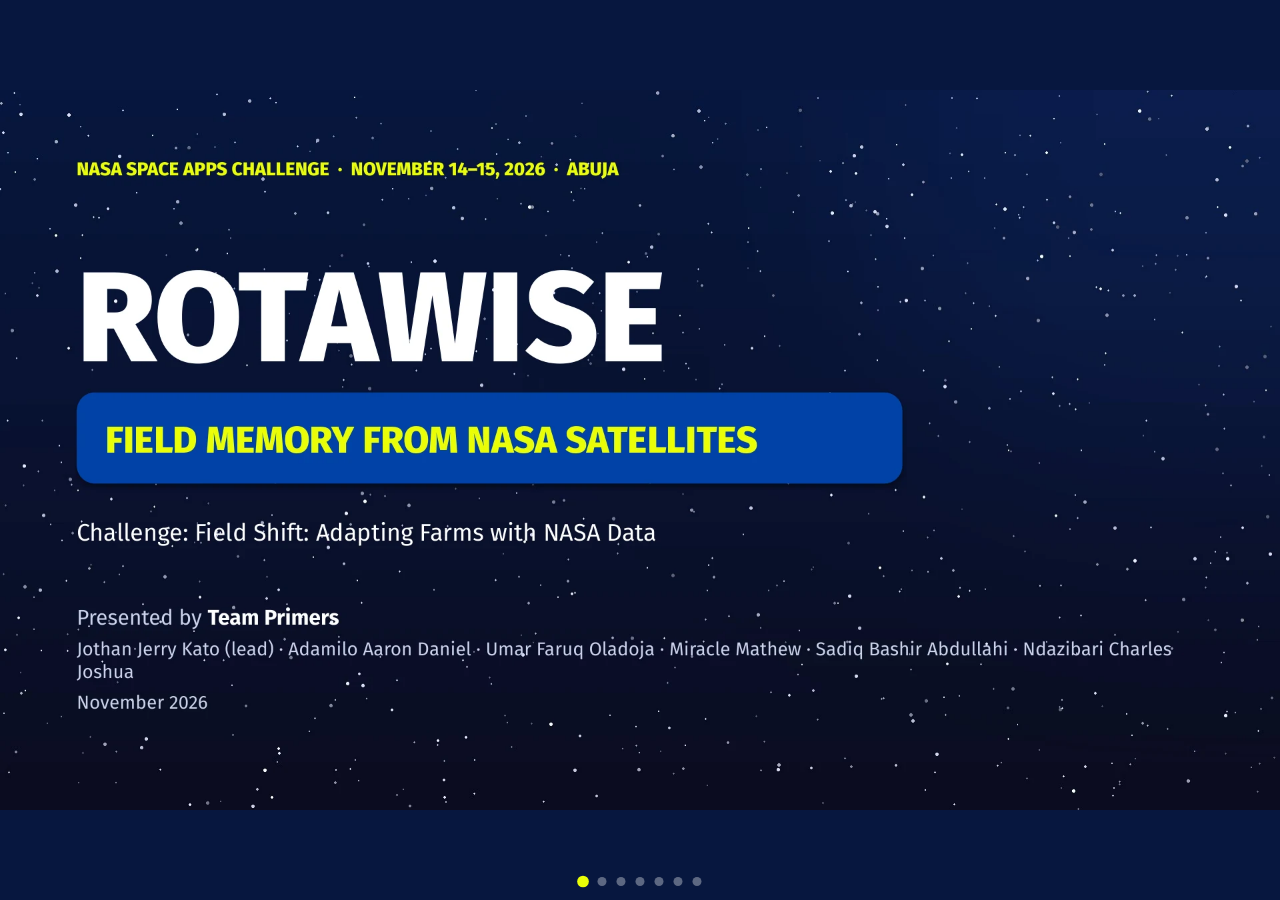
<file: deck/index.html>
<!DOCTYPE html>
<html lang="en">
<head>
<meta charset="UTF-8">
<meta name="viewport" content="width=device-width, initial-scale=1.0">
<title>Rotawise · NASA Space Apps 2026</title>
<meta name="description" content="Rotawise: field memory from NASA satellites. Crop rotation advice for Nigerian smallholder farms, on any phone. Team Primers, NASA Space Apps Challenge 2026, Abuja.">
<link rel="icon" href="favicon.svg" type="image/svg+xml">
<style>
html,body{margin:0;height:100%;background:#07173F;overflow:hidden;font-family:system-ui,sans-serif}
.stage{position:fixed;inset:0;display:flex;align-items:center;justify-content:center}
.slide{position:absolute;max-width:100vw;max-height:100vh;aspect-ratio:16/9;width:min(100vw,177.78vh);opacity:0;visibility:hidden;transition:opacity .35s}
.slide.active{opacity:1;visibility:visible}
.slide img{width:100%;height:100%;display:block}
nav{position:fixed;left:50%;bottom:14px;transform:translateX(-50%);display:flex;gap:10px;z-index:2}
nav button{width:9px;height:9px;padding:0;border:0;border-radius:50%;background:rgba(255,255,255,.35);cursor:pointer}
nav button.on{background:#EAFE07;transform:scale(1.3)}
.arrow{position:fixed;top:0;bottom:0;width:18vw;border:0;background:transparent;cursor:pointer;z-index:1}
.arrow.prev{left:0}.arrow.next{right:0}
.arrow:focus-visible{outline:2px solid #EAFE07}
@media print{html,body{overflow:visible;height:auto}.stage{position:static;display:block}.slide{position:relative;opacity:1;visibility:visible;width:100%;break-after:page}nav,.arrow{display:none}}
</style>
</head>
<body>
<main class="stage" id="stage">
<section class="slide active" aria-label="Slide 1 of 7"><img src="slides/1.webp" alt="NASA SPACE APPS CHALLENGE  ·  NOVEMBER 14–15, 2026  ·  ABUJA · ROTAWISE · FIELD MEMORY FROM NASA SATELLITES · Challenge: Field Shift: Adapting Farms with NASA Data · Presented by Team Primers Jothan Jerry Kato (lead) · Adamilo Aaron Daniel · Umar Faruq Oladoja · Miracle Mathew · Sadiq Bashir Abdullahi · Ndazibari Charles Joshua November 2026" width="1920" height="1080" fetchpriority=high></section>
<section class="slide" aria-label="Slide 2 of 7"><img src="slides/2.webp" alt="THE PROBLEM · SAME FIELD, SAME CROP, SEASON AFTER SEASON · 02 / 07 · Savanna smallholders plant maize on the same land year after year. The soil tires, Striga weed spreads and fertilizer keeps getting dearer. Extension advice is generic, agents are too few, and no one tells the farmer what to change on their own plot. · &lt;2 t/ha · Mean maize yield in the Guinea savanna · 70–100% · Crop losses farmers report from Striga · ₦50,000+ · One 50 kg bag of urea · Who it hurts most: smallholders on 0.5 to 2 hectares in the northern and middle belt savanna, most with a basic phone and no data. · Sources: Heliyon 2022 · Striga farmer surveys, northern Nigeria · market reports 2025–26" width="1920" height="1080" loading=lazy></section>
<section class="slide" aria-label="Slide 3 of 7"><img src="slides/3.webp" alt="KEY INSIGHT · OUR SOLUTION · SATELLITES ALREADY REMEMBER EVERY SEASON · 03 / 07 · Farmers rarely keep records, but NASA has watched each field every few days for years. Rotawise turns that memory into one rotation choice the farmer can act on. · 01 · Field memory · Each season since 2020 read as cereal like, legume like or bare, with a confidence score. · NASA HLS · 02 · Soil fatigue · A 0 to 100 score from the cereal run, the greenness trend and soil carbon, nitrogen and pH. · NASA HLS · SoilGrids · 03 · Climate test · Rain onset, dry spells and heat today, and rain and hot days projected for the 2040s. · NASA POWER · NEX-GDDP-CMIP6 · 04 · Rotation choice · The current rotation against four others, with reasons, evidence, naira, gaps and risks. · Nigerian field trials" width="1920" height="1080" loading=lazy></section>
<section class="slide" aria-label="Slide 4 of 7"><img src="slides/4.webp" alt="THE EXPERIENCE · ONE CLEAR ANSWER, ON ANY PHONE · 04 / 07 · BEFORE · Malam Musa in Zaria plans maize again, the fourth season in a row. · DURING · He dials the short code, picks Hausa and his farm, and gets the reply in seconds. · AFTER · His extension officer sees the same plan on the dashboard map and checks seed and soil phosphorus with him. · Farmer name is illustrative · live at rotawise-five.vercel.app · USSD  ·  ROTAWISE · Plant SOYBEAN next season, then maize. Saves 0.6-2.4 bags urea/ha (N30-N120k). Cuts Striga up to 76%. Confirm with your extension agent. · Live reply · Zaria pilot farm · urea ₦50,000/bag" width="1920" height="1080" loading=lazy></section>
<section class="slide" aria-label="Slide 5 of 7"><img src="slides/5.webp" alt="INCLUSIVE BY DESIGN · BUILT FOR THE FARMER MOST TOOLS LEAVE OUT · 05 / 07 · Who could be excluded | The barrier | What we designed differently | How we validate · Farmers with basic phones | No smartphone, no data | USSD on any phone, replies under 182 characters | Field test in five LGAs · Farmers who don&#x27;t read English | Language | Hausa and English now, Hausa voice next | Native speaker review of every message · Women and tenant farmers | No land papers or records | Plot history read from orbit, nothing to fill in | Pilot with women&#x27;s cooperatives · Farmers on tiny mixed plots | 30 m pixels can misread | A confidence score on every season; the farmer confirms | Test against labelled fields · Free to the farmer · no app download · no sign up" width="1920" height="1080" loading=lazy></section>
<section class="slide" aria-label="Slide 6 of 7"><img src="slides/6.webp" alt="IMPACT · FEASIBILITY · A LEGUME BREAK PAYS THE FARMER BACK · 06 / 07 · 2.4 bags · Urea saved per hectare when soybean comes before maize, about ₦120,000 · +68% · Maize yield after soybean vs continuous maize · −76% · Striga after two legume seasons · Upper values, northern Guinea savanna · NJSER 2008 · Yusuf et al. 2009 · Kureh et al. 2006 · REAL NASA DATA · 5 PILOT FARMS · Farm | Cereal run | Fatigue | Advice · Zaria | 3 | 52 | Maize → Soybean · Dawakin Tofa | 4 | 60 | Sorghum → Cowpea · Bida | mixed | 53 | Maize → Soybean · Bokkos | 4 | 57 | Maize → Soybean · Gwagwalada | 4 | 58 | Maize → Soybean · Success looks like · Farmers switching to a legume, urea bags saved, yield and Striga checked each season. · Feasible · Open NASA data, no hardware, already live. Partners: ADP extension services, cooperatives, a USSD aggregator. · Risks · Pixel limits on tiny plots, price swings, trust. Handled with confidence scores, editable prices and agent sign off." width="1920" height="1080" loading=lazy></section>
<section class="slide" aria-label="Slide 7 of 7"><img src="slides/7.webp" alt="PROTOTYPE · NEXT STEPS · THE ASK · WORKING TODAY ON REAL NASA DATA · 07 / 07 · Built and tested · Live dashboard, USSD in Hausa and English, open API. 1,824 satellite readings across five pilot farms. · Next · Check readings against labelled fields, pilot in five LGAs, add Hausa voice, Yoruba and Igbo. · The ask · Pilot access through state ADPs and cooperatives, labelled field data for testing, and a USSD short code partner. · Thank you  ·  rotawise-five.vercel.app  ·  github.com/Jothankato05/Rotawise" width="1920" height="1080" loading=lazy></section>
</main>
<button class="arrow prev" aria-label="Previous slide"></button><button class="arrow next" aria-label="Next slide"></button>
<nav id="dots" aria-label="Slides"></nav>
<script>
const slides=[...document.querySelectorAll('.slide')],dots=document.getElementById('dots');let i=0;
slides.forEach((_,n)=>{const b=document.createElement('button');b.setAttribute('aria-label','Go to slide '+(n+1));b.onclick=()=>go(n);dots.appendChild(b);});
function go(n){n=Math.max(0,Math.min(slides.length-1,n));slides[i].classList.remove('active');i=n;slides[i].classList.add('active');[...dots.children].forEach((d,k)=>d.classList.toggle('on',k===i));history.replaceState(null,'','#'+(i+1));}
document.querySelector('.prev').onclick=()=>go(i-1);document.querySelector('.next').onclick=()=>go(i+1);
addEventListener('keydown',e=>{if(['ArrowRight','ArrowDown','PageDown',' '].includes(e.key)){e.preventDefault();go(i+1)}if(['ArrowLeft','ArrowUp','PageUp'].includes(e.key)){e.preventDefault();go(i-1)}if(e.key==='Home')go(0);if(e.key==='End')go(slides.length-1);});
let sx=null;addEventListener('touchstart',e=>sx=e.touches[0].clientX,{passive:true});addEventListener('touchend',e=>{if(sx===null)return;const d=e.changedTouches[0].clientX-sx;if(Math.abs(d)>40)go(i+(d<0?1:-1));sx=null;});
const h=parseInt(location.hash.slice(1),10);go(Number.isFinite(h)?h-1:0);
</script>
</body>
</html>
</file>
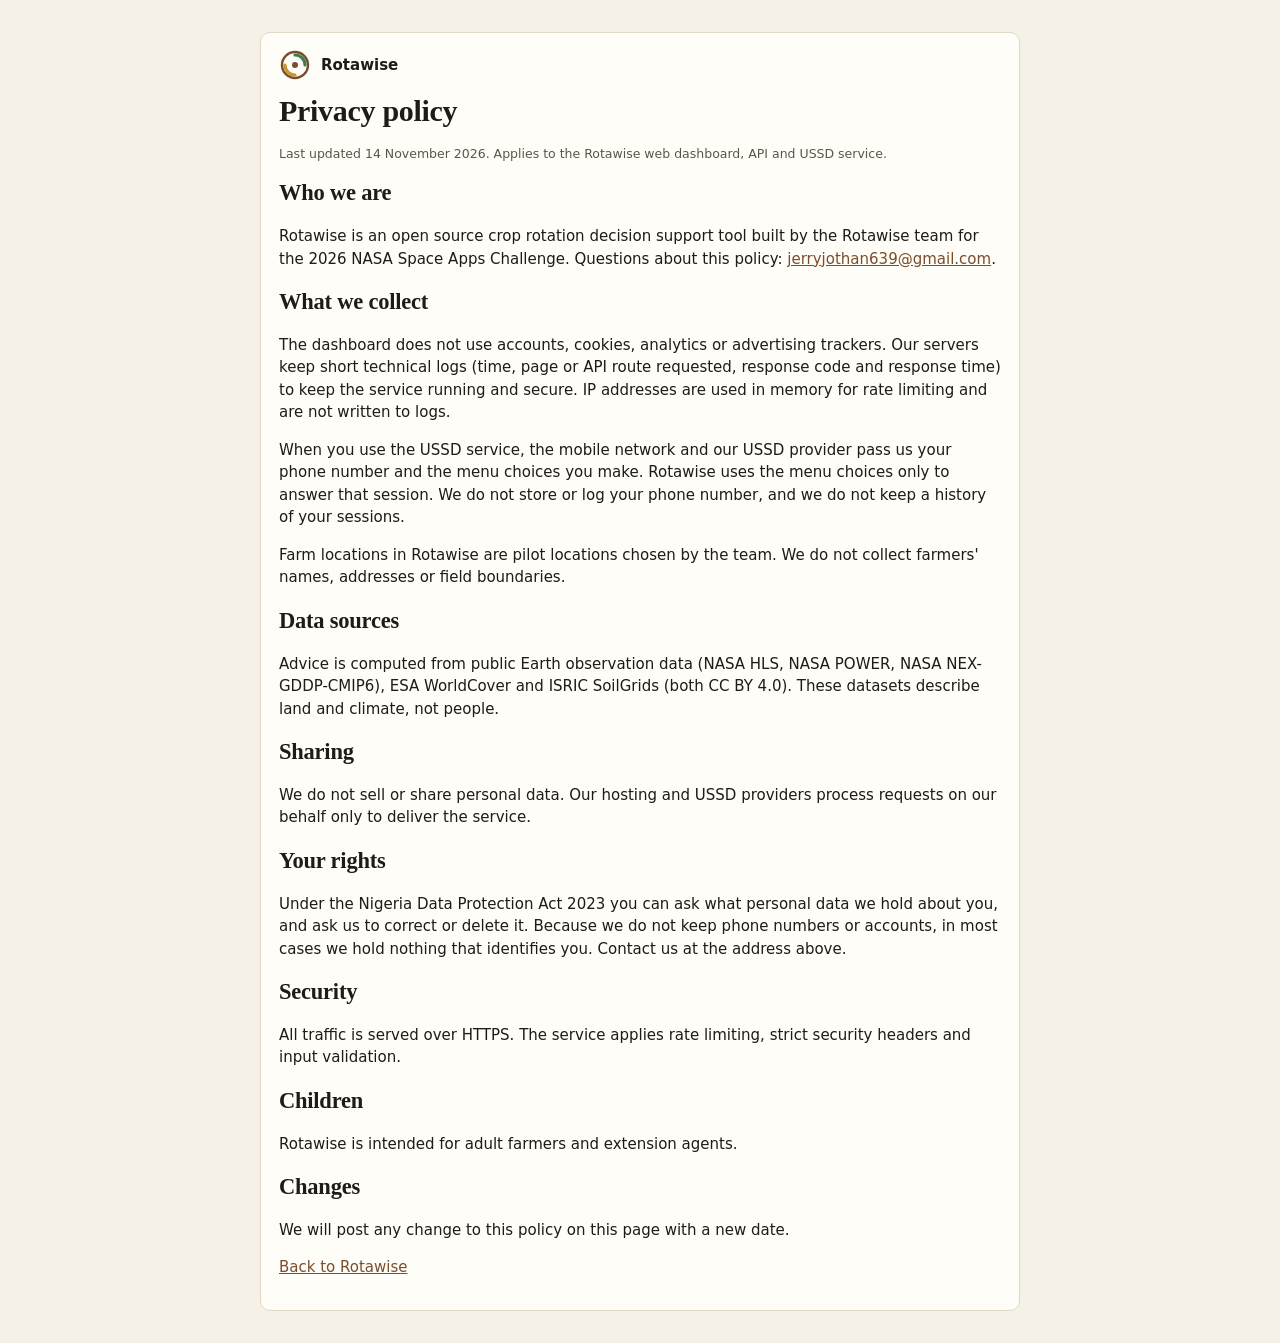
<file: web/privacy.html>
<!DOCTYPE html>
<html lang="en">
<head>
  <meta charset="utf-8">
  <meta name="viewport" content="width=device-width, initial-scale=1">
  <title>Rotawise · Privacy policy</title>
  <link rel="icon" href="favicon.svg" type="image/svg+xml">
  <link rel="stylesheet" href="styles.css">
</head>
<body>
  <main class="panel" style="max-width: 760px; margin: 32px auto;">
    <a href="./" style="display:inline-flex;align-items:center;gap:10px;text-decoration:none;color:inherit;font-weight:600;"><img src="favicon.svg" alt="" width="32" height="32">Rotawise</a>
    <h1>Privacy policy</h1>
    <p class="fine">Last updated 14 November 2026. Applies to the Rotawise web dashboard, API and USSD service.</p>

    <h2>Who we are</h2>
    <p>Rotawise is an open source crop rotation decision support tool built by the Rotawise team for the 2026 NASA Space Apps Challenge. Questions about this policy: <a href="mailto:jerryjothan639@gmail.com">jerryjothan639@gmail.com</a>.</p>

    <h2>What we collect</h2>
    <p>The dashboard does not use accounts, cookies, analytics or advertising trackers. Our servers keep short technical logs (time, page or API route requested, response code and response time) to keep the service running and secure. IP addresses are used in memory for rate limiting and are not written to logs.</p>
    <p>When you use the USSD service, the mobile network and our USSD provider pass us your phone number and the menu choices you make. Rotawise uses the menu choices only to answer that session. We do not store or log your phone number, and we do not keep a history of your sessions.</p>
    <p>Farm locations in Rotawise are pilot locations chosen by the team. We do not collect farmers' names, addresses or field boundaries.</p>

    <h2>Data sources</h2>
    <p>Advice is computed from public Earth observation data (NASA HLS, NASA POWER, NASA NEX-GDDP-CMIP6), ESA WorldCover and ISRIC SoilGrids (both CC BY 4.0). These datasets describe land and climate, not people.</p>

    <h2>Sharing</h2>
    <p>We do not sell or share personal data. Our hosting and USSD providers process requests on our behalf only to deliver the service.</p>

    <h2>Your rights</h2>
    <p>Under the Nigeria Data Protection Act 2023 you can ask what personal data we hold about you, and ask us to correct or delete it. Because we do not keep phone numbers or accounts, in most cases we hold nothing that identifies you. Contact us at the address above.</p>

    <h2>Security</h2>
    <p>All traffic is served over HTTPS. The service applies rate limiting, strict security headers and input validation.</p>

    <h2>Children</h2>
    <p>Rotawise is intended for adult farmers and extension agents.</p>

    <h2>Changes</h2>
    <p>We will post any change to this policy on this page with a new date.</p>
    <p><a href="/">Back to Rotawise</a></p>
  </main>
</body>
</html>
</file>
<file: web/styles.css>
:root {
  --ink: #1f1b16;
  --ink-2: #5c5449;
  --paper: #f6f1e7;
  --card: #fffdf8;
  --line: #e2d8c6;
  --soil: #7a4e2d;
  --cereal: #c8962e;
  --legume: #3f7d4e;
  --bare: #b9ab95;
  --unknown: #d9d2c5;
  --alert: #a8402b;
  --radius: 10px;
  --serif: "Iowan Old Style", "Palatino Linotype", Palatino, Georgia, serif;
  --sans: system-ui, -apple-system, "Segoe UI", Roboto, "Helvetica Neue", Arial, sans-serif;
}

* { box-sizing: border-box; }
html, body { margin: 0; }
body { font: 15px/1.5 var(--sans); color: var(--ink); background: var(--paper); }
h1, h2, h3 { font-family: var(--serif); font-weight: 600; letter-spacing: -0.01em; margin: 0 0 .4em; }
a { color: var(--soil); }
button, input { font: inherit; }
:focus-visible { outline: 3px solid var(--cereal); outline-offset: 2px; }
.fine { font-size: 12.5px; color: var(--ink-2); }

.top { display: flex; justify-content: space-between; align-items: center; gap: 16px; padding: 14px 24px; border-bottom: 1px solid var(--line); background: var(--card); flex-wrap: wrap; }
.brand { display: flex; gap: 12px; align-items: center; }
.mark { width: 36px; height: 36px; color: var(--soil); }
.brand h1 { font-size: 24px; margin: 0; }
.tag { margin: 0; color: var(--ink-2); font-size: 13px; }
.controls { display: flex; gap: 12px; align-items: center; flex-wrap: wrap; }
.seg { display: inline-flex; border: 1px solid var(--line); border-radius: 999px; overflow: hidden; }
.seg button { border: 0; background: transparent; padding: 6px 14px; cursor: pointer; color: var(--ink-2); }
.seg button[aria-pressed="true"] { background: var(--soil); color: #fff; }
.prices summary { cursor: pointer; padding: 6px 12px; border: 1px solid var(--line); border-radius: 999px; list-style: none; }
.prices[open] form { position: absolute; right: 24px; margin-top: 8px; z-index: 5; background: var(--card); border: 1px solid var(--line); border-radius: var(--radius); padding: 14px; display: grid; gap: 10px; box-shadow: 0 8px 24px rgba(40, 30, 20, .12); }
.prices label { display: grid; gap: 4px; font-size: 13px; color: var(--ink-2); }
.prices input { padding: 6px 8px; border: 1px solid var(--line); border-radius: 6px; width: 200px; }
.prices button, .keypad button { background: var(--soil); color: #fff; border: 0; border-radius: 6px; padding: 7px 12px; cursor: pointer; }

.layout { display: grid; grid-template-columns: 240px minmax(320px, 1fr) minmax(380px, 1.25fr); gap: 16px; padding: 16px 24px; align-items: start; }
@media (max-width: 1100px) { .layout { grid-template-columns: 1fr; } }

.farms ul { list-style: none; margin: 0 0 8px; padding: 0; display: grid; gap: 8px; }
.farm { width: 100%; text-align: left; background: var(--card); border: 1px solid var(--line); border-radius: var(--radius); padding: 10px 12px; cursor: pointer; }
.farm[aria-current="true"] { border-color: var(--soil); box-shadow: inset 4px 0 0 var(--soil); }
.farm strong { display: block; }
.farm span { font-size: 12.5px; color: var(--ink-2); }
.pill { display: inline-block; font-size: 11px; padding: 1px 7px; border-radius: 999px; background: var(--unknown); color: var(--ink-2); margin-left: 4px; }
.pill.ok { background: #dfeee2; color: var(--legume); }

.mapwrap { position: sticky; top: 12px; }
#map { height: 520px; border-radius: var(--radius); border: 1px solid var(--line); overflow: hidden; }
.layer-toggle { display: inline-flex; gap: 6px; margin-top: 8px; font-size: 13px; color: var(--ink-2); }

.detail { display: grid; gap: 14px; }
.panel { background: var(--card); border: 1px solid var(--line); border-radius: var(--radius); padding: 16px 18px; }
.panel h3 { font-size: 18px; }
.panel .sub { margin-top: -4px; color: var(--ink-2); font-size: 13px; }
.empty { background: var(--card); border: 1px dashed var(--line); border-radius: var(--radius); padding: 22px; }
.warn { border-left: 4px solid var(--alert); background: #fbefe9; padding: 10px 12px; border-radius: 6px; }

.timeline { display: grid; grid-template-columns: repeat(auto-fill, minmax(62px, 1fr)); gap: 6px; margin: 10px 0 6px; }
.season { border-radius: 8px; padding: 6px 4px 5px; text-align: center; font-size: 12px; color: #fff; position: relative; }
.season b { display: block; font-size: 13px; }
.season .conf { display: block; height: 4px; background: rgba(255,255,255,.35); border-radius: 2px; margin-top: 4px; }
.season .conf i { display: block; height: 100%; background: #fff; border-radius: 2px; }
.c-cereal_like { background: var(--cereal); }
.c-legume_or_short_cycle { background: var(--legume); }
.c-bare_or_fallow { background: var(--bare); }
.c-unknown { background: var(--unknown); color: var(--ink-2); }
.legend { display: flex; flex-wrap: wrap; gap: 12px; font-size: 12.5px; color: var(--ink-2); }
.legend i { display: inline-block; width: 10px; height: 10px; border-radius: 3px; margin-right: 5px; vertical-align: -1px; }

.gauge { display: flex; align-items: center; gap: 16px; }
.gauge .num { font-family: var(--serif); font-size: 44px; line-height: 1; }
.gauge .bar { flex: 1; height: 10px; border-radius: 999px; background: linear-gradient(90deg, var(--legume), var(--cereal), var(--alert)); position: relative; }
.gauge .bar i { position: absolute; top: -5px; width: 4px; height: 20px; background: var(--ink); border-radius: 2px; }
.drivers { margin: 10px 0 0; padding-left: 18px; }
.drivers li { margin-bottom: 3px; }

.rain svg { width: 100%; height: 120px; display: block; }
.kv { display: grid; grid-template-columns: repeat(auto-fit, minmax(130px, 1fr)); gap: 10px; margin-top: 10px; }
.kv div { background: var(--paper); border-radius: 8px; padding: 8px 10px; }
.kv b { display: block; font-size: 18px; font-family: var(--serif); }
.kv span { font-size: 12px; color: var(--ink-2); }

.options { display: grid; gap: 10px; }
.opt { border: 1px solid var(--line); border-radius: var(--radius); padding: 12px 14px; }
.opt.best { border-color: var(--legume); box-shadow: inset 4px 0 0 var(--legume); }
.opt.current { background: #faf6ee; }
.opt header { display: flex; justify-content: space-between; align-items: baseline; gap: 10px; }
.opt h4 { margin: 0; font-family: var(--serif); font-size: 17px; }
.score { font-family: var(--serif); font-size: 22px; }
.badge { font-size: 11px; border-radius: 999px; padding: 2px 8px; margin-left: 6px; background: var(--paper); color: var(--ink-2); vertical-align: 2px; }
.badge.best { background: var(--legume); color: #fff; }
.opt details { margin-top: 6px; }
.opt summary { cursor: pointer; color: var(--soil); font-size: 13.5px; }
.opt ul { margin: 6px 0; padding-left: 18px; }
.money { display: flex; gap: 14px; flex-wrap: wrap; margin: 8px 0 2px; font-size: 13.5px; }
.money b { font-family: var(--serif); font-size: 16px; }

.ussd { display: grid; grid-template-columns: 260px 1fr; gap: 24px; align-items: center; padding: 8px 24px 24px; }
@media (max-width: 700px) { .ussd { grid-template-columns: 1fr; } }
.phone { background: #2b2620; border-radius: 26px; padding: 18px 14px; }
.screen { background: #c9d6b8; color: #1d2414; font: 13px/1.35 ui-monospace, Menlo, Consolas, monospace; white-space: pre-wrap; min-height: 190px; border-radius: 8px; padding: 10px; }
.keypad { display: flex; gap: 6px; margin-top: 10px; }
.keypad input { flex: 1; min-width: 0; padding: 6px 8px; border-radius: 6px; border: 0; }

.foot { padding: 16px 24px 28px; border-top: 1px solid var(--line); color: var(--ink-2); font-size: 12.5px; }
.maplibregl-popup-content { font: 13px var(--sans); }
</file>
